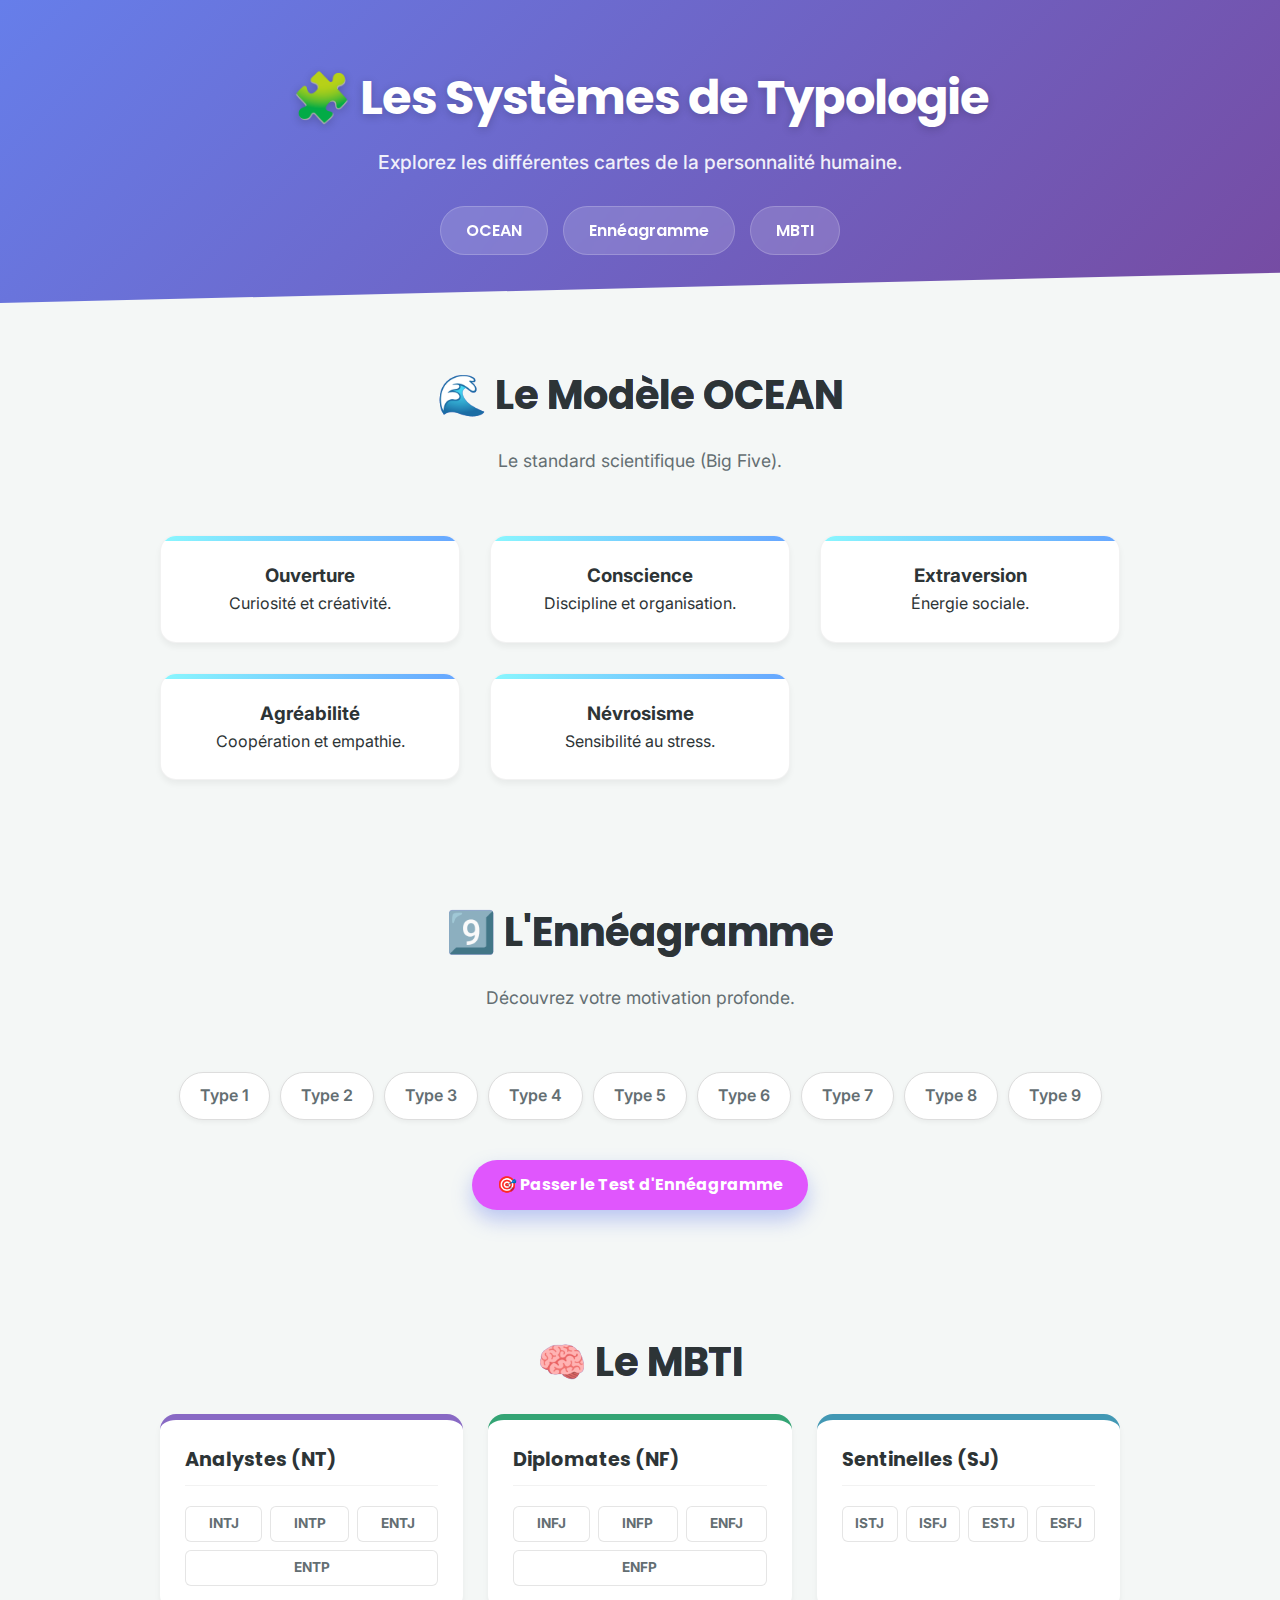
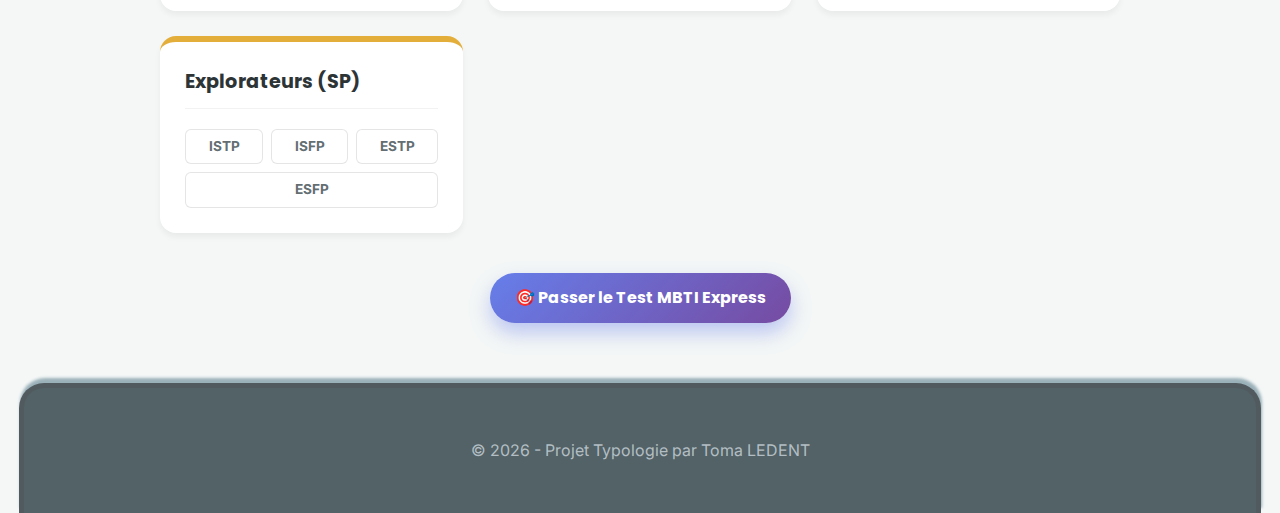
<file: index.html>
<!DOCTYPE html>
<html lang="fr">
<head>
    <meta charset="UTF-8">
    <meta name="viewport" content="width=device-width, initial-scale=1.0">
    <title>Typologie Humaine</title>
    <link rel="stylesheet" href="style.css">
</head>
<body>
    <header>
        <div class="container">
            <h1>🧩 Les Systèmes de Typologie</h1>
            <p>Explorez les différentes cartes de la personnalité humaine.</p>
            <nav>
                <ul>
                    <li><a href="#ocean">OCEAN</a></li>
                    <li><a href="#enneagram">Ennéagramme</a></li>
                    <li><a href="#mbti">MBTI</a></li>
                </ul>
            </nav>
        </div>
    </header>

    <main>
        <section id="ocean" class="typology-section">
            <div class="container">
                <h2>🌊 Le Modèle OCEAN</h2>
                <p class="intro-text">Le standard scientifique (Big Five).</p>
                <div class="cards-grid">
                    <article class="card"><h3>Ouverture</h3><p>Curiosité et créativité.</p></article>
                    <article class="card"><h3>Conscience</h3><p>Discipline et organisation.</p></article>
                    <article class="card"><h3>Extraversion</h3><p>Énergie sociale.</p></article>
                    <article class="card"><h3>Agréabilité</h3><p>Coopération et empathie.</p></article>
                    <article class="card"><h3>Névrosisme</h3><p>Sensibilité au stress.</p></article>
                </div>
            </div>
        </section>

        <section id="enneagram" class="typology-section">
            <div class="container">
                <h2>9️⃣ L'Ennéagramme</h2>
                <p class="intro-text">Découvrez votre motivation profonde.</p>
                <div class="type-list">
                    <li class="type-item" data-type="1">Type 1</li>
                    <li class="type-item" data-type="2">Type 2</li>
                    <li class="type-item" data-type="3">Type 3</li>
                    <li class="type-item" data-type="4">Type 4</li>
                    <li class="type-item" data-type="5">Type 5</li>
                    <li class="type-item" data-type="6">Type 6</li>
                    <li class="type-item" data-type="7">Type 7</li>
                    <li class="type-item" data-type="8">Type 8</li>
                    <li class="type-item" data-type="9">Type 9</li>
                </div>
                <div class="cta-container">
                    <a href="test-enneagramme.html" class="btn-main" style="background: var(--ennea-color);">🎯 Passer le Test d'Ennéagramme</a>
                </div>
                <div id="enneagram-details" class="details-box hidden">
                    <h3>Sélectionnez un type</h3>
                </div>
            </div>
        </section>

        <section id="mbti" class="typology-section">
            <div class="container">
                <h2>🧠 Le MBTI</h2>
                <div class="mbti-grid">
                    <div class="group analysts"><h4>Analystes (NT)</h4><div class="tags"><span>INTJ</span> <span>INTP</span> <span>ENTJ</span> <span>ENTP</span></div></div>
                    <div class="group diplomats"><h4>Diplomates (NF)</h4><div class="tags"><span>INFJ</span> <span>INFP</span> <span>ENFJ</span> <span>ENFP</span></div></div>
                    <div class="group sentinels"><h4>Sentinelles (SJ)</h4><div class="tags"><span>ISTJ</span> <span>ISFJ</span> <span>ESTJ</span> <span>ESFJ</span></div></div>
                    <div class="group explorers"><h4>Explorateurs (SP)</h4><div class="tags"><span>ISTP</span> <span>ISFP</span> <span>ESTP</span> <span>ESFP</span></div></div>
                </div>
                <div class="cta-container">
                    <a href="test.html" class="btn-main">🎯 Passer le Test MBTI Express</a>
                </div>
            </div>
        </section>
    </main>

    <footer>
        <div class="container">
            <p>© 2026 - Projet Typologie par Toma LEDENT</p>
        </div>
    </footer>
    <script src="script.js"></script>
</body>
</html>
</file>
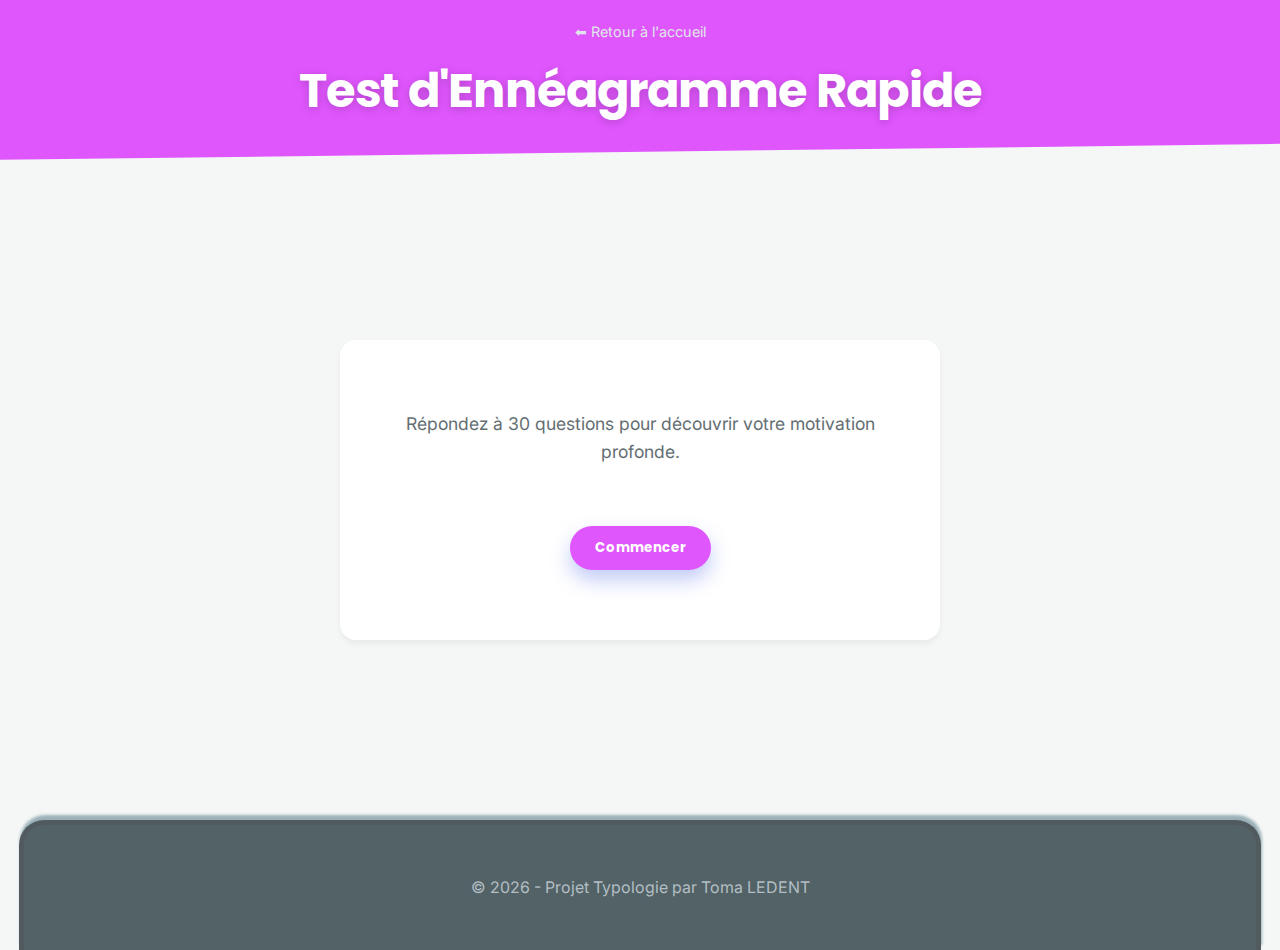
<file: test-enneagramme.html>
<!DOCTYPE html>
<html lang="fr">
<head>
    <meta charset="UTF-8">
    <meta name="viewport" content="width=device-width, initial-scale=1.0">
    <title>Test d'Ennéagramme</title>
    <link rel="stylesheet" href="style.css">
</head>
<body>
    <header class="mini-header" style="background: var(--ennea-color);">
        <div class="container">
            <a href="index.html" class="back-link">⬅ Retour à l'accueil</a>
            <h1 data-i18n="test_ennea_title">Test d'Ennéagramme Rapide</h1>
        </div>
    </header>
    <main>
        <div class="container">
            <div id="quiz-container" class="quiz-box">
                <div id="start-screen">
                    <p class="intro-text" data-i18n="test_ennea_intro">Répondez à 30 questions pour découvrir votre motivation profonde.</p>
                    <button id="start-btn-ennea" class="btn-main" style="background: var(--ennea-color);">Commencer</button>
                </div>
                <div id="question-screen" class="hidden">
                    <div class="progress-container">
                        <span id="progress-text">Question 1/30</span>
                        <div class="progress-bar-bg">
                            <div id="progress-bar" class="progress-bar-fill" style="background: var(--ennea-color);"></div>
                        </div>
                    </div>
                    <h2 id="question-text">Chargement...</h2>
                    <div class="options">
                        <button class="btn-option yes" data-value="yes">👍 Oui</button>
                        <button class="btn-option no" data-value="no">👎 Non</button>
                    </div>
                </div>
                <div id="result-screen" class="hidden">
                    <h2 data-i18n="result_title">Votre Type Dominant :</h2>
                    <div id="final-type" class="type-reveal" style="background: var(--ennea-color); -webkit-background-clip: text;">Type X</div>
                    <p id="final-desc" class="result-desc"></p>
                    <a href="index.html#enneagram" class="btn-main" style="background: var(--ennea-color);">Voir les profils complets</a>
                </div>
            </div>
        </div>
    </main>

    <footer>
        <div class="container">
            <p>© 2026 - Projet Typologie par Toma LEDENT</p>
        </div>
    </footer>
    <script src="script.js"></script>
</body>
</html>
</file>
<file: style.css>
/* --- IMPORTS FONTS (Google Fonts) --- */
@import url('https://fonts.googleapis.com/css2?family=Inter:wght@400;500;600&family=Poppins:wght@600;700&display=swap');

/* --- VARIABLES & RESET --- */
:root {
    /* Palette Moderne */
    --bg-body: rgb(235 235 235); /* Un blanc cassé très chaud, moins clinique */
    --text-main: #2d3436;
    --text-secondary: #636e72;
    
    /* Dégradés & Couleurs */
    --primary-gradient: linear-gradient(135deg, #667eea 0%, #764ba2 100%); /* Violet/Bleu profonds */
    --ocean-gradient: linear-gradient(120deg, #89f7fe 0%, #66a6ff 100%);
    --ennea-color: #e056fd;
    --card-bg: #ffffff;
    
    /* Ombres douces (Soft Shadows) */
    --shadow-sm: 0 4px 6px rgba(50, 50, 93, 0.11), 0 1px 3px rgba(0, 0, 0, 0.08);
    --shadow-hover: 0 13px 27px -5px rgba(50, 50, 93, 0.25), 0 8px 16px -8px rgba(0, 0, 0, 0.3);
    
    --radius: 16px; /* Coins bien arrondis */
    --transition: all 0.3s cubic-bezier(0.25, 0.8, 0.25, 1);
}

* {
    box-sizing: border-box;
    margin: 0;
    padding: 0;
}

body {
    font-family: 'Inter', sans-serif;
    background-color: var(--bg-body);
    color: var(--text-main);
    line-height: 1.7;
    overflow-x: hidden; /* Évite le scroll horizontal */
}

.container {
    max-width: 1100px;
    margin: 0 auto;
    padding: 0 24px;
}

/* --- HEADER "HERO" --- */
header {
    background: var(--primary-gradient);
    color: rgb(255, 255, 255);
    padding: 80px 0 60px;
    text-align: center;
    position: relative;
    clip-path: polygon(0 0, 100% 0, 100% 90%, 0 100%); /* Coupe moderne en bas */
}

header h1 {
    font-family: 'Poppins', sans-serif;
    font-size: 3.5rem;
    font-weight: 700;
    letter-spacing: -1px;
    margin-bottom: 10px;
    text-shadow: 0 2px 10px rgba(0,0,0,0.2);
}

header p {
    font-size: 1.2rem;
    opacity: 0.9;
    font-weight: 500;
}

/* Lang Switcher flottant */
.lang-switcher {
    position: absolute;
    top: 20px;
    right: 20px;
    display: flex;
    gap: 8px;
    z-index: 10;
}

.lang-switcher button {
    background: rgba(255, 255, 255, 0.15);
    backdrop-filter: blur(5px);
    border: 1px solid rgba(255, 255, 255, 0.3);
    color: white;
    padding: 6px 12px;
    border-radius: 8px;
    cursor: pointer;
    font-weight: 600;
    font-size: 0.85rem;
    transition: var(--transition);
}

.lang-switcher button:hover {
    background: white;
    color: #764ba2;
    transform: translateY(-2px);
}

/* Navigation "Glass" */
nav ul {
    list-style: none;
    margin-top: 40px;
    display: flex;
    justify-content: center;
    flex-wrap: wrap;
    gap: 15px;
}

nav a {
    color: white;
    text-decoration: none;
    font-family: 'Poppins', sans-serif;
    font-weight: 600;
    padding: 12px 25px;
    border-radius: 50px;
    background: rgba(255, 255, 255, 0.15);
    backdrop-filter: blur(10px); /* Effet verre */
    border: 1px solid rgba(255,255,255,0.2);
    transition: var(--transition);
}

nav a:hover {
    background: white;
    color: #667eea;
    transform: translateY(-3px);
    box-shadow: 0 5px 15px rgba(0,0,0,0.2);
}

/* --- SECTIONS --- */
section {
    padding: 80px 0;
}

h2 {
    text-align: center;
    font-family: 'Poppins', sans-serif;
    font-size: 2.5rem;
    color: #2d3436;
    margin-bottom: 15px;
    background: var(--primary-gradient);
    -webkit-text-fill-color: transparent; /* Texte en dégradé */
}

.intro-text {
    text-align: center;
    font-size: 1.1rem;
    color: var(--text-secondary);
    margin-bottom: 60px;
    max-width: 700px;
    margin-left: auto;
    margin-right: auto;
}

hr {
    border: 0;
    height: 1px;
    background: linear-gradient(90deg, transparent, #e0e0e0, transparent);
    margin: 0;
}

/* --- OCEAN CARDS --- */
.cards-grid {
    display: grid;
    grid-template-columns: repeat(auto-fit, minmax(220px, 1fr));
    gap: 30px;
}

.card {
    background: var(--card-bg);
    padding: 30px;
    border-radius: var(--radius);
    box-shadow: var(--shadow-sm);
    text-align: center;
    transition: var(--transition);
    border: 1px solid rgba(0,0,0,0.05);
    position: relative;
    overflow: hidden;
}

.card::before {
    content: '';
    position: absolute;
    top: 0;
    left: 0;
    width: 100%;
    height: 5px;
    background: var(--ocean-gradient);
}

.card:hover {
    transform: translateY(-10px);
    box-shadow: var(--shadow-hover);
}

.ocean-card .icon {
    font-size: 3.5rem;
    margin-bottom: 20px;
    display: inline-block;
    transition: transform 0.3s ease;
}

.card:hover .icon {
    transform: scale(1.2) rotate(5deg);
}

.ocean-card h3 {
    font-family: 'Poppins', sans-serif;
    margin-bottom: 10px;
    color: #2d3436;
}

/* --- ENNÉAGRAMME --- */
.type-list {
    display: flex;
    flex-wrap: wrap;
    justify-content: center;
    gap: 12px;
    list-style: none;
    margin-bottom: 40px;
}

.type-item {
    background: white;
    padding: 12px 25px;
    border: 1px solid #e0e0e0;
    border-radius: 50px;
    cursor: pointer;
    font-weight: 600;
    color: var(--text-secondary);
    box-shadow: 0 2px 5px rgba(0,0,0,0.05);
    transition: var(--transition);
}

.type-item:hover {
    transform: translateY(-2px);
    border-color: var(--ennea-color);
    color: var(--ennea-color);
}

.type-item.active {
    background: var(--ennea-color);
    color: white;
    border-color: var(--ennea-color);
    box-shadow: 0 5px 15px rgba(224, 86, 253, 0.4);
    transform: scale(1.05);
}

.details-box {
    background: white;
    padding: 40px;
    border-radius: var(--radius);
    box-shadow: var(--shadow-sm);
    text-align: center;
    border: 1px solid rgba(0,0,0,0.05);
    max-width: 800px;
    margin: 0 auto;
    animation: slideUp 0.4s cubic-bezier(0.175, 0.885, 0.32, 1.275);
}

.details-box h3 {
    color: var(--ennea-color);
    font-family: 'Poppins', sans-serif;
    margin-bottom: 15px;
    font-size: 1.5rem;
}

/* --- MBTI --- */
.dichotomies {
    max-width: 700px;
    margin: 0 auto 50px auto;
    background: white;
    padding: 30px;
    border-radius: var(--radius);
    box-shadow: var(--shadow-sm);
}

.axis {
    display: flex;
    align-items: center;
    justify-content: space-between;
    margin-bottom: 15px;
}

.axis:last-child { margin-bottom: 0; }

.pole {
    font-weight: 700;
    width: 40px;
    font-size: 1.2rem;
    color: var(--text-main);
}

/* La barre centrale style "progress bar" */
.bar {
    flex-grow: 1;
    height: 10px;
    background: #edf2f7;
    margin: 0 15px;
    border-radius: 10px;
    position: relative;
    overflow: hidden;
}

.bar::after {
    content: '';
    position: absolute;
    left: 50%;
    top: 0;
    height: 100%;
    width: 2px;
    background: #cbd5e0;
}

.mbti-grid {
    display: grid;
    grid-template-columns: repeat(auto-fit, minmax(260px, 1fr));
    gap: 25px;
}

.group {
    background: white;
    padding: 25px;
    border-radius: var(--radius);
    box-shadow: var(--shadow-sm);
    transition: var(--transition);
    border-top: 6px solid #ccc; /* fallback */
}

.group:hover {
    transform: translateY(-5px);
    box-shadow: var(--shadow-hover);
}

.group h4 {
    font-family: 'Poppins', sans-serif;
    margin-bottom: 20px;
    font-size: 1.2rem;
    padding-bottom: 10px;
    border-bottom: 1px solid rgba(0,0,0,0.05);
}

/* Couleurs spécifiques MBTI avec fonds pastels */
.analysts { border-color: #8869c4; background: linear-gradient(to bottom, #fff, #f8f4ff); }
.analysts h4 { color: #8869c4; }

.diplomats { border-color: #33a474; background: linear-gradient(to bottom, #fff, #f0fdf4); }
.diplomats h4 { color: #33a474; }

.sentinels { border-color: #4298b4; background: linear-gradient(to bottom, #fff, #f0f9ff); }
.sentinels h4 { color: #4298b4; }

.explorers { border-color: #e4ae3a; background: linear-gradient(to bottom, #fff, #fffdf0); }
.explorers h4 { color: #e4ae3a; }

.tags {
    display: flex;
    flex-wrap: wrap;
    gap: 8px;
}

.tags span {
    background: white;
    border: 1px solid rgba(0,0,0,0.1);
    padding: 6px 12px;
    border-radius: 6px;
    font-size: 0.85rem;
    font-weight: 700;
    color: var(--text-secondary);
    flex: 1 1 auto;
    text-align: center;
}



/* --- ANIMATIONS & UTILITAIRES --- */
.hidden { display: none; }

@keyframes slideUp {
    from { opacity: 0; transform: translateY(20px); }
    to { opacity: 1; transform: translateY(0); }
}

/* Mobile responsive ajustements */
@media (max-width: 768px) {
    header h1 { font-size: 2.2rem; }
    
    .lang-switcher {
        position: relative;
        top: 0; right: 0;
        justify-content: center;
        margin-bottom: 20px;
    }
    
    header { clip-path: none; padding-bottom: 40px; }
    
    nav ul { flex-direction: column; align-items: center; }
    
    nav a { width: 100%; display: block; text-align: center; }
}

/* --- AJOUTS POUR LE TEXTE DÉTAILLÉ --- */

/* Style pour les paragraphes dans les cartes OCEAN */
.ocean-card p {
    font-size: 0.95rem;
    color: var(--text-secondary);
    line-height: 1.6;
}

/* Style amélioré pour la boîte de détails Ennéagramme */
.details-content {
    margin-top: 20px;
    text-align: left; /* Plus lisible aligné à gauche pour les détails */
}

.desc-text {
    font-size: 1.1rem;
    margin-bottom: 20px;
}

.motivation-box {
    background: rgba(224, 86, 253, 0.1); /* Fond violet très clair */
    padding: 15px;
    border-radius: 8px;
    border-left: 4px solid var(--ennea-color);
    font-style: italic;
    color: #555;
}

/* Style pour les descriptions de groupes MBTI */
.group-desc {
    font-size: 0.9rem;
    color: #666;
    margin-bottom: 15px;
    min-height: 60px; /* Assure que toutes les cartes ont la même hauteur */
}

/* --- STYLE ENNÉAGRAMME DÉTAILLÉ --- */

.ennea-header {
    text-align: center;
    margin-bottom: 20px;
}

.ennea-header h3 {
    font-size: 1.8rem;
    color: var(--ennea-color);
    margin-bottom: 5px;
}

.ennea-tags {
    display: inline-block;
    background: rgba(224, 86, 253, 0.1);
    color: var(--ennea-color);
    padding: 5px 15px;
    border-radius: 20px;
    font-size: 0.85rem;
    font-weight: 700;
    text-transform: uppercase;
    letter-spacing: 1px;
}

.ennea-desc {
    font-size: 1.05rem;
    color: var(--text-main);
    margin-bottom: 30px;
    text-align: center;
    max-width: 700px;
    margin-left: auto;
    margin-right: auto;
}

/* Grille pour Passion vs Vertu */
.ennea-duo {
    display: grid;
    grid-template-columns: 1fr 1fr;
    gap: 20px;
    margin-top: 20px;
}

.ennea-card {
    padding: 20px;
    border-radius: 12px;
    text-align: left;
    transition: transform 0.3s ease;
}

.ennea-card:hover {
    transform: translateY(-3px);
}

.ennea-card h4 {
    font-size: 1.1rem;
    margin-bottom: 8px;
    font-family: 'Poppins', sans-serif;
}

.ennea-card p {
    font-size: 0.9rem;
    margin: 0;
    opacity: 0.9;
}

/* Couleurs spécifiques Passion (Rouge/Orange) vs Vertu (Vert/Teal) */
.passion-card {
    background: #fff5f5;
    border-left: 4px solid #fc8181;
    color: #c53030;
}

.virtue-card {
    background: #f0fff4;
    border-left: 4px solid #68d391;
    color: #2f855a;
}

/* Mobile : on empile les cartes */
@media (max-width: 600px) {
    .ennea-duo {
        grid-template-columns: 1fr;
    }
}

/* --- STYLE DU TEST MBTI --- */

/* Bouton principal (Index & Test) */
.cta-container {
    text-align: center;
    margin-top: 40px;
}

.btn-main {
    display: inline-block;
    background: var(--primary-gradient);
    color: white;
    padding: 15px 40px;
    border-radius: 50px;
    text-decoration: none;
    font-weight: 700;
    font-family: 'Poppins', sans-serif;
    box-shadow: 0 10px 20px rgba(102, 126, 234, 0.4);
    transition: var(--transition);
}

.btn-main:hover {
    transform: translateY(-3px);
    box-shadow: 0 15px 30px rgba(102, 126, 234, 0.6);
}

/* Header réduit pour la page test */
.mini-header {
    background: var(--text-main);
    color: white;
    padding: 20px 0;
    text-align: center;
}

.back-link {
    color: #dfe6e9;
    text-decoration: none;
    font-size: 0.9rem;
    display: block;
    margin-bottom: 10px;
}

/* Boîte du Quiz */
.quiz-box {
    background: white;
    max-width: 600px;
    margin: 50px auto;
    padding: 40px;
    border-radius: var(--radius);
    box-shadow: var(--shadow-sm);
    text-align: center;
    min-height: 300px;
    display: flex;
    flex-direction: column;
    justify-content: center;
}

.quiz-box h2 {
    font-size: 1.5rem;
    margin-bottom: 30px;
    color: var(--text-main);
}

/* Boutons d'option (Oui/Non) */
.options {
    display: flex;
    gap: 20px;
    justify-content: center;
    margin-bottom: 30px;
}

.btn-option {
    padding: 15px 30px;
    border: none;
    border-radius: 12px;
    font-size: 1.1rem;
    cursor: pointer;
    font-weight: 600;
    transition: var(--transition);
    flex: 1;
}

.btn-option.yes {
    background: #e3f9e5; /* Vert pastel */
    color: #27ae60;
    border: 2px solid #27ae60;
}

.btn-option.no {
    background: #ffecec; /* Rouge pastel */
    color: #c0392b;
    border: 2px solid #c0392b;
}

.btn-option:hover {
    transform: scale(1.05);
}

.btn-action {
    background: var(--text-main);
    color: white;
    padding: 12px 30px;
    border: none;
    border-radius: 50px;
    font-size: 1.1rem;
    cursor: pointer;
}

/* Barre de progression */
.progress-bar-bg {
    width: 100%;
    height: 10px;
    background: #f1f2f6;
    border-radius: 10px;
    overflow: hidden;
}

.progress-bar-fill {
    height: 100%;
    width: 0%;
    background: var(--primary-gradient);
    transition: width 0.3s ease;
}

/* Résultat */
.type-reveal {
    font-size: 4rem;
    font-weight: 800;
    background: var(--primary-gradient);
    -webkit-background-clip: text;
    -webkit-text-fill-color: transparent;
    margin: 20px 0;
    animation: zoomIn 0.5s ease;
}

@keyframes zoomIn {
    from { transform: scale(0.5); opacity: 0; }
    to { transform: scale(1); opacity: 1; }
}

/* Ajout pour la page de résultat du test */

.progress-container {
    margin-bottom: 20px;
    text-align: left;
}

#progress-text {
    font-size: 0.9rem;
    color: #888;
    margin-bottom: 5px;
    display: block;
}

.fade-in {
    transition: opacity 0.2s ease-in-out;
}

.scores-grid {
    margin-top: 30px;
    background: #f9f9f9;
    padding: 20px;
    border-radius: 12px;
    font-size: 0.9rem;
    color: #555;
    display: grid;
    gap: 10px;
}

.score-row {
    display: flex;
    justify-content: space-between;
    border-bottom: 1px solid #eee;
    padding-bottom: 5px;
}

.score-row:last-child {
    border-bottom: none;
}

/* Force le texte à être gris foncé dans les sections pour qu'il soit visible */
.typology-section {
    color: var(--text-main) !important;
}

.typology-section h2, .typology-section h3, .typology-section h4 {
    color: var(--text-main) !important;
    -webkit-text-fill-color: initial !important; /* Annule le transparent si présent */
}

.intro-text {
    color: var(--text-secondary) !important;
}

/* --- IMPORTS FONTS --- */
@import url('https://fonts.googleapis.com/css2?family=Inter:wght@400;500;600&family=Poppins:wght@600;700&display=swap');

:root {
    --bg-body: #f4f7f6;
    --text-main: #2d3436;
    --text-secondary: #636e72;
    --primary-gradient: linear-gradient(135deg, #667eea 0%, #764ba2 100%);
    --ocean-gradient: linear-gradient(120deg, #89f7fe 0%, #66a6ff 100%);
    --ennea-color: #e056fd;
    --card-bg: #ffffff;
    --shadow-sm: 0 4px 6px rgba(0,0,0,0.05);
    --radius: 16px;
    --transition: all 0.3s ease;
}

* { box-sizing: border-box; margin: 0; padding: 0; }

body {
    font-family: 'Inter', sans-serif;
    background-color: var(--bg-body);
    color: var(--text-main);
    line-height: 1.6;
}

.container { 
    max-width: 1100px;
    margin: 0 auto;
    padding: 0 70px; }

/* --- HEADER --- */
header {
    background: var(--primary-gradient);
    color: white;
    padding: 60px 0;
    text-align: center;
    clip-path: polygon(0 0, 100% 0, 100% 90%, 0 100%);
}

header h1 { font-family: 'Poppins', sans-serif; font-size: 3rem; margin-bottom: 10px; color: white !important; }

/* --- TITRES (FIX VISIBILITÉ) --- */
h2 {
    text-align: center;
    font-family: 'Poppins', sans-serif;
    font-size: 2.5rem;
    margin-bottom: 20px;
    background: var(--primary-gradient);
    -webkit-background-clip: text; /* INDISPENSABLE */
    background-clip: text;         /* INDISPENSABLE */
    color: transparent !important;
    display: block;
}

.typology-section { padding: 60px 0; color: var(--text-main); }

/* --- CARTES & BOITES --- */
.card, .details-box, .quiz-box, .group {
    background: white;
    border-radius: var(--radius);
    padding: 25px;
    box-shadow: var(--shadow-sm);
    color: var(--text-main) !important;
}

/* --- ENNÉAGRAMME STYLE --- */
.type-list { display: flex; flex-wrap: wrap; justify-content: center; gap: 10px; list-style: none; margin-bottom: 30px; }
.type-item { 
    padding: 10px 20px; border: 1px solid #ddd; border-radius: 30px; cursor: pointer; 
    font-weight: 600; transition: var(--transition); background: white;
}
.type-item.active { background: var(--ennea-color); color: white; border-color: var(--ennea-color); }

.ennea-duo { display: grid; grid-template-columns: 1fr 1fr; gap: 20px; margin-top: 20px; }
.passion-card { background: #fff5f5; border-left: 5px solid #fc8181; padding: 15px; border-radius: 8px; }
.virtue-card { background: #f0fff4; border-left: 5px solid #68d391; padding: 15px; border-radius: 8px; }

/* --- QUIZ STYLE --- */
.hidden { display: none !important; }
.quiz-box { max-width: 600px; margin: 180px auto; text-align: center; }
.btn-main, .btn-option { 
    padding: 12px 25px; border-radius: 50px; border: none; cursor: pointer; font-weight: 700; transition: 0.3s;
}
.btn-main { background: var(--primary-gradient); color: white; text-decoration: none; display: inline-block; }
.btn-option.yes { background: #27ae60; color: white; margin-right: 10px; }
.btn-option.no { background: #c0392b; color: white; }

.progress-bar-bg { width: 100%; height: 10px; background: #eee; border-radius: 10px; margin: 20px 0; }
.progress-bar-fill { height: 100%; background: var(--primary-gradient); width: 0%; transition: 0.3s; }

footer {

    position: sticky;
    background: #526266;
    color: #b2bec3;
    
    text-align: center;
    justify-content: center;
    padding: 50px 0;
    margin: auto;

    width: 97%;
    border-top-left-radius: 25px;
    border-top-right-radius: 25px;
    border:solid 5px #515b5f;

    border-bottom: none;

    box-shadow: 1px -5px 3px #9bb1b9;

}

/* --- STAR SYSTEM --- */
.star-box {
    background: linear-gradient(135deg, #fff8e1 0%, #fff 100%);
    border: 1px solid #ffe082;
    color: #f57f17;
    padding: 15px;
    border-radius: 12px;
    margin-top: 20px;
    font-size: 0.95rem;
    box-shadow: 0 4px 6px rgba(255, 193, 7, 0.15);
    animation: slideUp 0.5s ease;
}

.star-icon {
    font-size: 1.5rem;
    display: block;
    margin-bottom: 5px;
}
</file>
